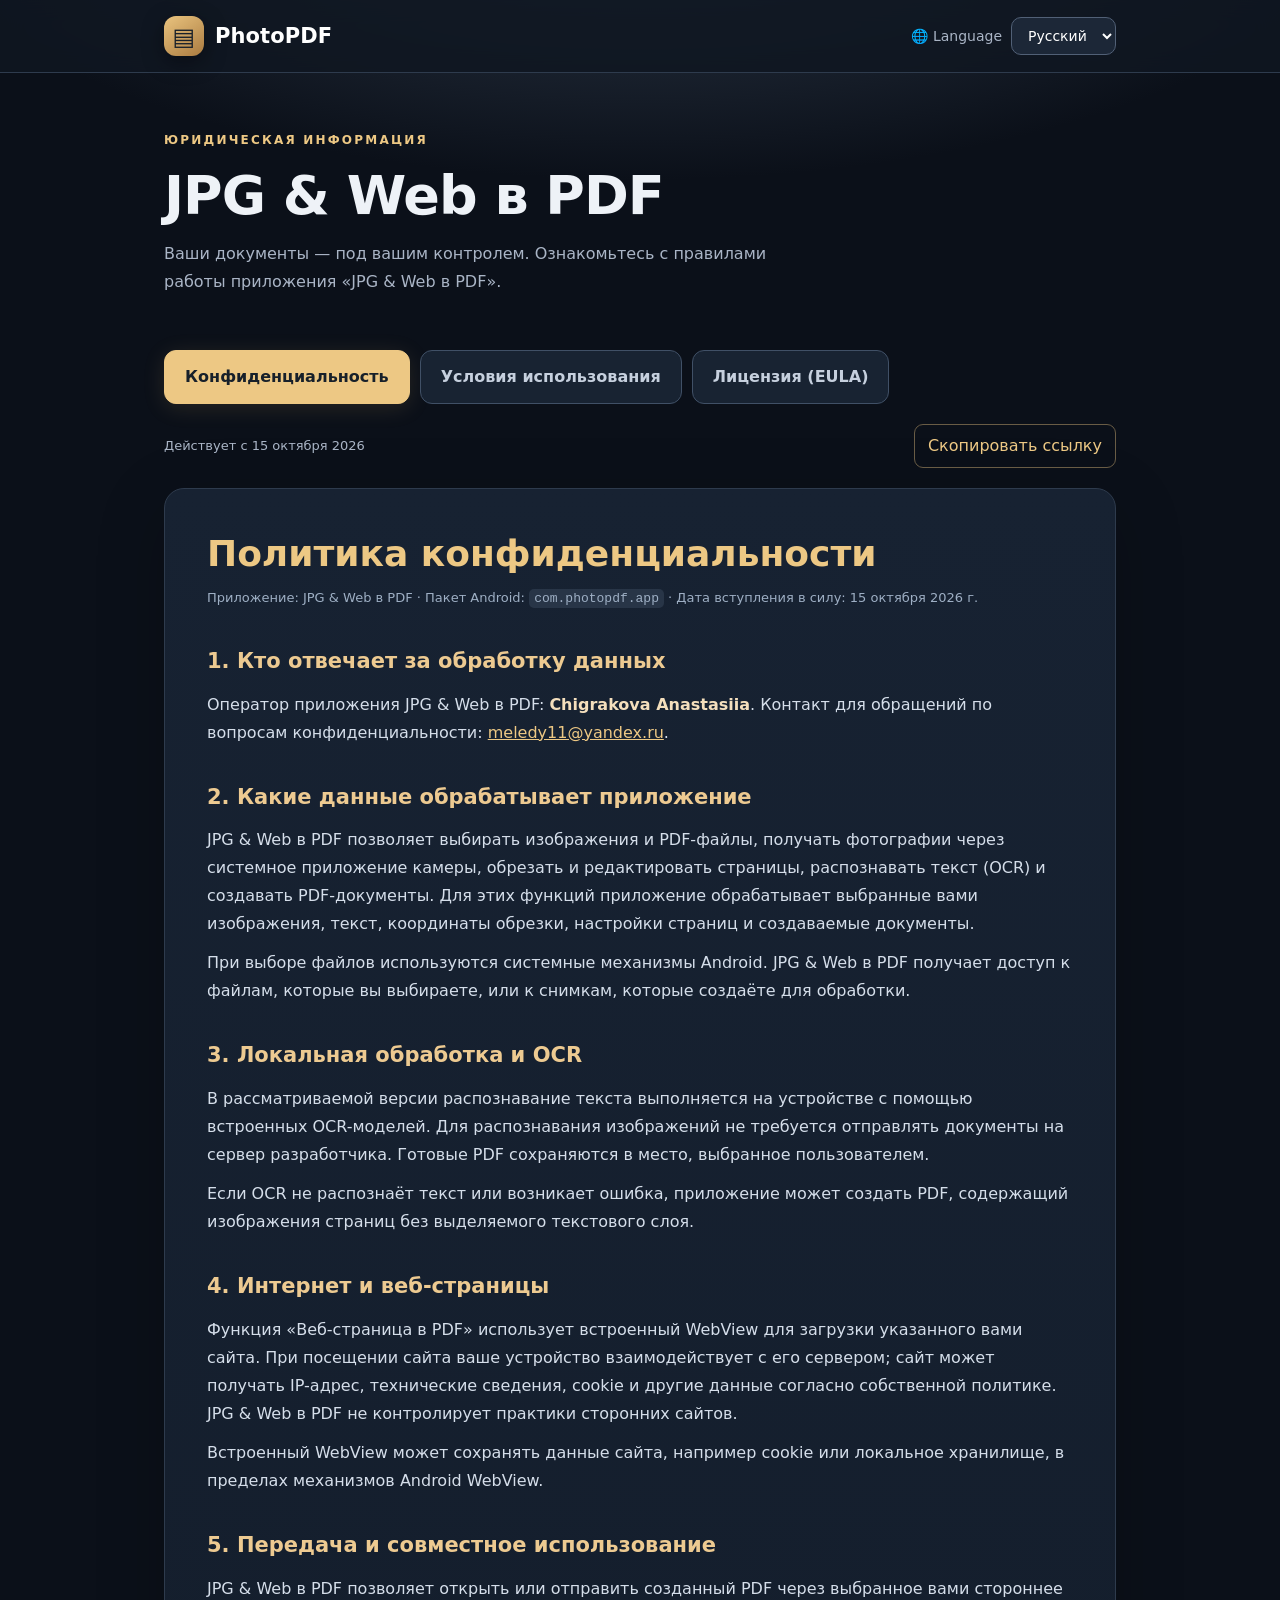
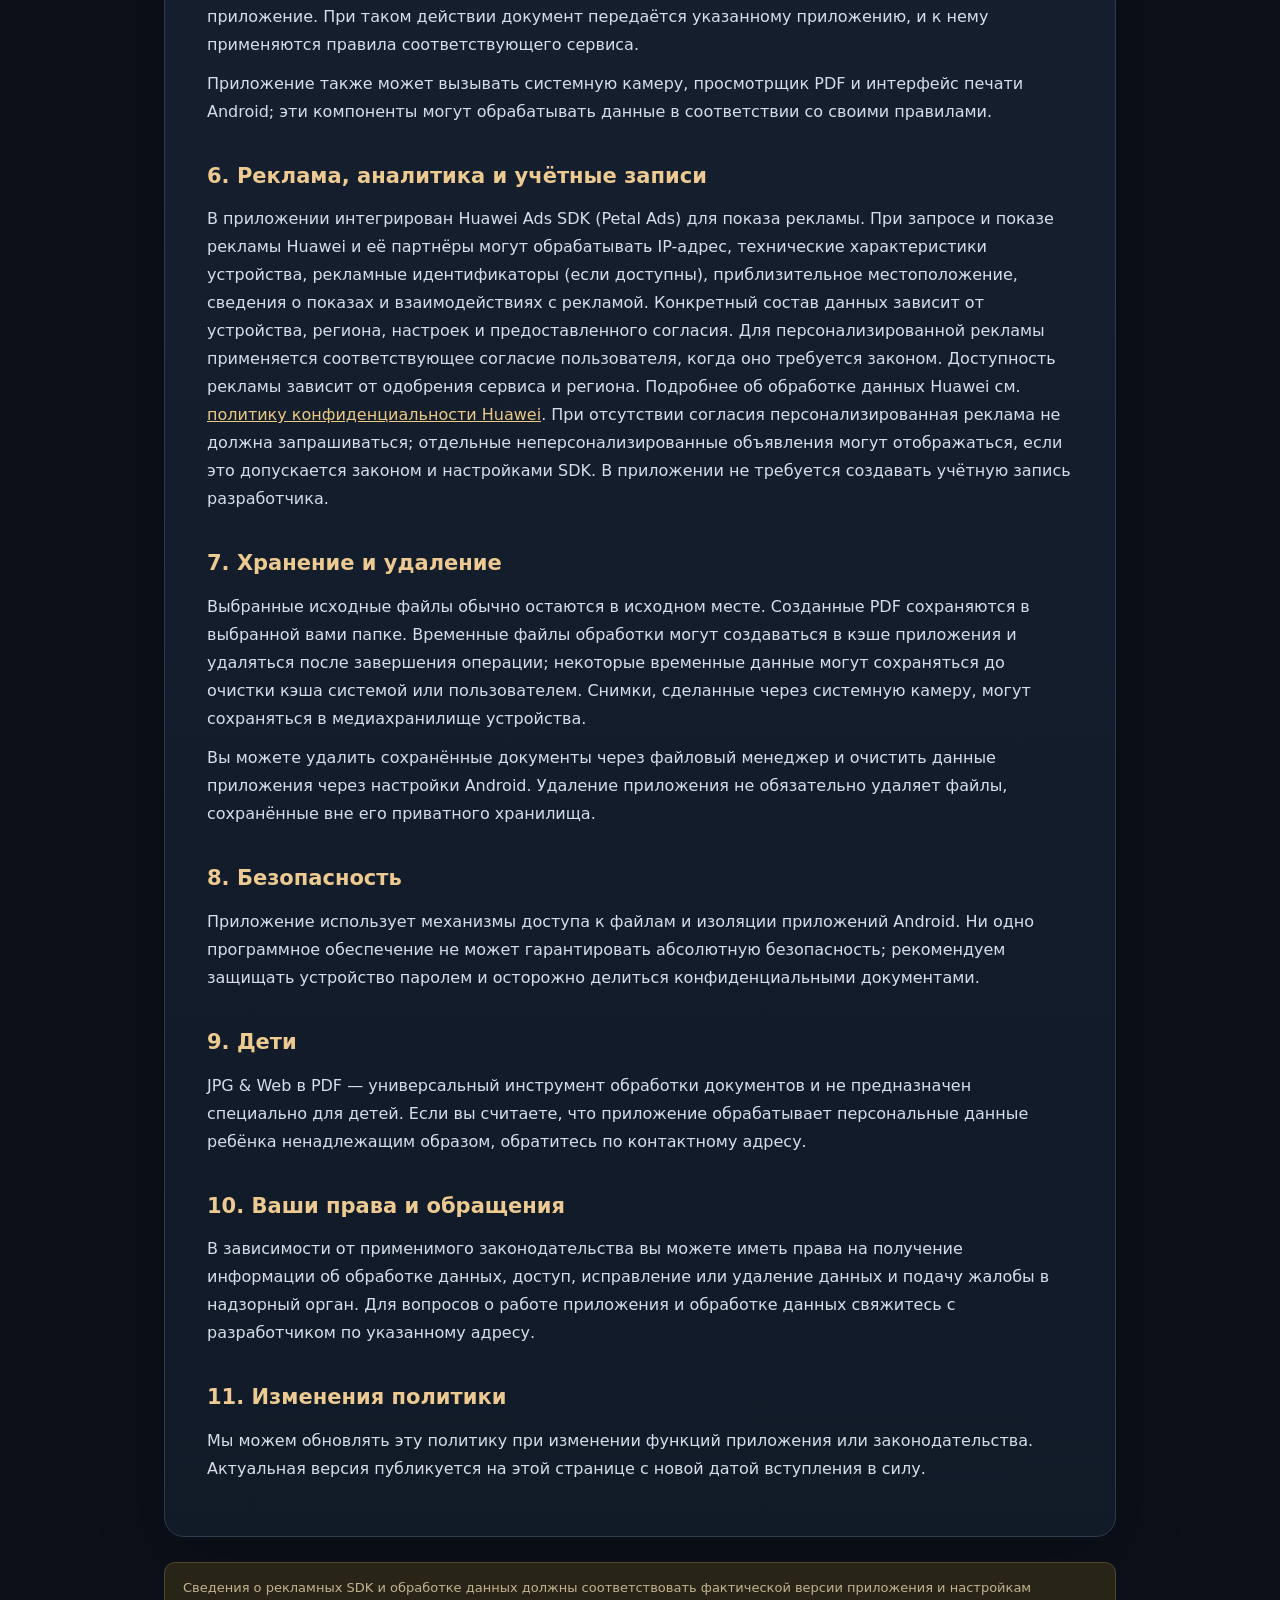
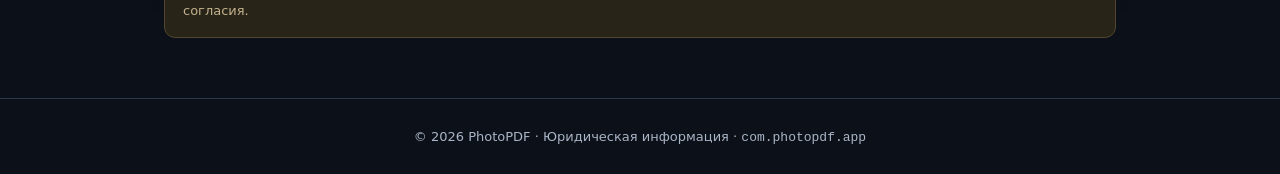
<file: index.html>
<!doctype html>
<html lang="ru"><head><meta charset="utf-8"><meta name="viewport" content="width=device-width,initial-scale=1">
<meta name="theme-color" content="#101722"><meta name="description" content="PhotoPDF — Privacy Policy, Terms of Use and EULA in Russian, English and Chinese">
<title>PhotoPDF — Legal / Юридическая информация / 法律信息</title><style>@import url('');:root{color-scheme:dark;--bg:#0b1019;--surface:#141d2a;--surface2:#192536;--line:#2e3b4d;--gold:#edc884;--muted:#aab5c6;--ink:#eef2f7}*{box-sizing:border-box}html{scroll-behavior:smooth}body{margin:0;background:radial-gradient(ellipse 80% 440px at 50% -150px,#334052 0%,transparent 75%),var(--bg);color:var(--ink);font:16px/1.75 system-ui,-apple-system,"Segoe UI",Arial,"Noto Sans SC",sans-serif}button,select{font:inherit}button{cursor:pointer}a{color:var(--gold)}.shell{max-width:1000px;margin:auto;padding:0 24px}.top{border-bottom:1px solid var(--line);background:#101722d9;position:sticky;top:0;z-index:10;backdrop-filter:blur(12px)}.top-inner{min-height:72px;display:flex;align-items:center;justify-content:space-between;gap:15px}.logo{display:flex;align-items:center;gap:11px;text-decoration:none;color:#fff;font-weight:800;font-size:21px;letter-spacing:.1px}.mark{display:grid;place-items:center;width:40px;height:40px;border-radius:12px;background:linear-gradient(145deg,#eac47f,#aa7b40);color:#18202a;font-size:24px;box-shadow:0 6px 22px #0006}.langwrap{display:flex;align-items:center;gap:9px;color:var(--muted);font-size:14px}select{border:1px solid #516076;border-radius:10px;background:#1c2737;color:white;padding:9px 12px;max-width:150px}.hero{padding:57px 0 28px}.eyebrow{color:var(--gold);text-transform:uppercase;font-size:12px;letter-spacing:2.2px;font-weight:750}.hero h1{font-size:clamp(32px,6vw,54px);line-height:1.15;margin:14px 0 13px;letter-spacing:-1px}.hero p{max-width:650px;color:var(--muted);margin:0}.tabs{display:flex;gap:10px;flex-wrap:wrap;margin:26px 0 20px}.tab{border:1px solid #405066;background:#182332;color:#c6d0de;border-radius:12px;padding:12px 20px;font-weight:650;transition:background .15s}.tab[aria-selected=true]{background:var(--gold);border-color:var(--gold);color:#17202a;box-shadow:0 4px 22px #d3a96024}.card{border:1px solid var(--line);background:linear-gradient(180deg,#172232,#111a27);border-radius:20px;padding:clamp(22px,5vw,42px);box-shadow:0 18px 70px #0003;min-height:440px}.document h1{font-size:clamp(26px,4vw,36px);color:var(--gold);margin:0 0 8px;line-height:1.25}.document h2{font-size:21px;color:#edca91;margin:32px 0 9px}.document h3{color:var(--gold)}.document p,.document li{color:#d5deea}.document p{margin:11px 0}.document .meta{color:#9eafc4;font-size:13px}.document .note{border-left:3px solid var(--gold);background:#202c3a;border-radius:6px;padding:13px 17px;margin:24px 0}.document strong{color:#f4dfbd}.document code{background:#283547;border-radius:5px;padding:2px 5px;overflow-wrap:anywhere}.toolbar{display:flex;align-items:center;justify-content:space-between;gap:12px;flex-wrap:wrap;margin:15px 0 20px}.muted{color:var(--muted);font-size:13px}.copy{background:transparent;color:var(--gold);border:1px solid #695c45;border-radius:9px;padding:7px 13px}.warning{font-size:13px;color:#c4b28f;background:#282518;border:1px solid #51462f;border-radius:11px;padding:14px 18px;margin:25px 0}.footer{border-top:1px solid var(--line);color:var(--muted);padding:27px 0;margin-top:60px;text-align:center;font-size:13px}#content:focus{outline:none}@media(max-width:600px){.shell{padding:0 16px}.hero{padding:34px 0 12px}.top-inner{min-height:64px}.logo{font-size:19px}.card{border-radius:15px}.tab{flex:1;padding:11px 8px;font-size:14px}.toolbar{align-items:flex-start}.langwrap span{display:none}}</style></head>
<body>
<header class="top"><div class="shell top-inner"><a href="index.html" class="logo" aria-label="PhotoPDF"><span class="mark" aria-hidden="true">▤</span> PhotoPDF</a><label class="langwrap"><span>🌐 Language</span><select id="language" aria-label="Language"><option value="ru">Русский</option><option value="en">English</option><option value="zh">简体中文</option></select></label></div></header>
<main class="shell">
<section class="hero"><div class="eyebrow" id="subtitle">Юридическая информация</div><h1 id="appTitle">JPG & Web в PDF</h1><p id="intro"></p></section>
<nav class="tabs" aria-label="Legal documents" role="tablist"><button class="tab" id="privacy-tab" role="tab" aria-controls="content" aria-selected="true" type="button" data-doc="privacy"></button><button class="tab" id="terms-tab" role="tab" aria-controls="content" aria-selected="false" type="button" data-doc="terms"></button><button class="tab" id="eula-tab" role="tab" aria-controls="content" aria-selected="false" type="button" data-doc="eula"></button></nav>
<div class="toolbar"><span class="muted" id="version"></span><button class="copy" id="copy" type="button"></button></div>
<article class="card document" id="content" role="tabpanel" tabindex="-1" aria-labelledby="privacy-tab"></article>
<p class="warning" id="warning"></p>
</main><footer class="footer">© 2026 PhotoPDF · <span id="footerText">Legal documents</span> · <code>com.photopdf.app</code></footer>
<script>
const CONTENT={"ru-privacy":"<main><h1>Политика конфиденциальности<\/h1><p class=\"meta\">Приложение: JPG & Web в PDF · Пакет Android: <code>com.photopdf.app<\/code> · Дата вступления в силу: 15 октября 2026 г.<\/p>\n<h2>1. Кто отвечает за обработку данных<\/h2><p>Оператор приложения JPG & Web в PDF: <strong>Chigrakova Anastasiia<\/strong>. Контакт для обращений по вопросам конфиденциальности: <a href=\"mailto:meledy11@yandex.ru\">meledy11@yandex.ru<\/a>.<\/p>\n<h2>2. Какие данные обрабатывает приложение<\/h2><p>JPG & Web в PDF позволяет выбирать изображения и PDF-файлы, получать фотографии через системное приложение камеры, обрезать и редактировать страницы, распознавать текст (OCR) и создавать PDF-документы. Для этих функций приложение обрабатывает выбранные вами изображения, текст, координаты обрезки, настройки страниц и создаваемые документы.<\/p><p>При выборе файлов используются системные механизмы Android. JPG & Web в PDF получает доступ к файлам, которые вы выбираете, или к снимкам, которые создаёте для обработки.<\/p>\n<h2>3. Локальная обработка и OCR<\/h2><p>В рассматриваемой версии распознавание текста выполняется на устройстве с помощью встроенных OCR-моделей. Для распознавания изображений не требуется отправлять документы на сервер разработчика. Готовые PDF сохраняются в место, выбранное пользователем.<\/p><p>Если OCR не распознаёт текст или возникает ошибка, приложение может создать PDF, содержащий изображения страниц без выделяемого текстового слоя.<\/p>\n<h2>4. Интернет и веб-страницы<\/h2><p>Функция «Веб-страница в PDF» использует встроенный WebView для загрузки указанного вами сайта. При посещении сайта ваше устройство взаимодействует с его сервером; сайт может получать IP-адрес, технические сведения, cookie и другие данные согласно собственной политике. JPG & Web в PDF не контролирует практики сторонних сайтов.<\/p><p>Встроенный WebView может сохранять данные сайта, например cookie или локальное хранилище, в пределах механизмов Android WebView.<\/p>\n<h2>5. Передача и совместное использование<\/h2><p>JPG & Web в PDF позволяет открыть или отправить созданный PDF через выбранное вами стороннее приложение. При таком действии документ передаётся указанному приложению, и к нему применяются правила соответствующего сервиса.<\/p><p>Приложение также может вызывать системную камеру, просмотрщик PDF и интерфейс печати Android; эти компоненты могут обрабатывать данные в соответствии со своими правилами.<\/p>\n<h2>6. Реклама, аналитика и учётные записи<\/h2><p>В приложении интегрирован Huawei Ads SDK (Petal Ads) для показа рекламы. При запросе и показе рекламы Huawei и её партнёры могут обрабатывать IP-адрес, технические характеристики устройства, рекламные идентификаторы (если доступны), приблизительное местоположение, сведения о показах и взаимодействиях с рекламой. Конкретный состав данных зависит от устройства, региона, настроек и предоставленного согласия. Для персонализированной рекламы применяется соответствующее согласие пользователя, когда оно требуется законом. Доступность рекламы зависит от одобрения сервиса и региона. Подробнее об обработке данных Huawei см. <a href=\"https://consumer.huawei.com/en/privacy/privacy-policy/\" rel=\"noopener noreferrer\" target=\"_blank\">политику конфиденциальности Huawei<\/a>. При отсутствии согласия персонализированная реклама не должна запрашиваться; отдельные неперсонализированные объявления могут отображаться, если это допускается законом и настройками SDK. В приложении не требуется создавать учётную запись разработчика.<\/p>\n<h2>7. Хранение и удаление<\/h2><p>Выбранные исходные файлы обычно остаются в исходном месте. Созданные PDF сохраняются в выбранной вами папке. Временные файлы обработки могут создаваться в кэше приложения и удаляться после завершения операции; некоторые временные данные могут сохраняться до очистки кэша системой или пользователем. Снимки, сделанные через системную камеру, могут сохраняться в медиахранилище устройства.<\/p><p>Вы можете удалить сохранённые документы через файловый менеджер и очистить данные приложения через настройки Android. Удаление приложения не обязательно удаляет файлы, сохранённые вне его приватного хранилища.<\/p>\n<h2>8. Безопасность<\/h2><p>Приложение использует механизмы доступа к файлам и изоляции приложений Android. Ни одно программное обеспечение не может гарантировать абсолютную безопасность; рекомендуем защищать устройство паролем и осторожно делиться конфиденциальными документами.<\/p>\n<h2>9. Дети<\/h2><p>JPG & Web в PDF — универсальный инструмент обработки документов и не предназначен специально для детей. Если вы считаете, что приложение обрабатывает персональные данные ребёнка ненадлежащим образом, обратитесь по контактному адресу.<\/p>\n<h2>10. Ваши права и обращения<\/h2><p>В зависимости от применимого законодательства вы можете иметь права на получение информации об обработке данных, доступ, исправление или удаление данных и подачу жалобы в надзорный орган. Для вопросов о работе приложения и обработке данных свяжитесь с разработчиком по указанному адресу.<\/p>\n<h2>11. Изменения политики<\/h2><p>Мы можем обновлять эту политику при изменении функций приложения или законодательства. Актуальная версия публикуется на этой странице с новой датой вступления в силу.<\/p><\/main>","ru-terms":"<main><h1>Условия использования<\/h1><p class=\"meta\">Приложение: JPG & Web в PDF · Дата вступления в силу: 15 октября 2026 г.<\/p>\n<h2>1. Принятие условий<\/h2><p>Устанавливая и используя JPG & Web в PDF, вы соглашаетесь с настоящими условиями в той мере, в какой это допускается применимым законодательством. Если вы не согласны, прекратите использование приложения.<\/p>\n<h2>2. Назначение приложения<\/h2><p>JPG & Web в PDF предназначен для преобразования изображений в PDF, сканирования и обрезки документов, коррекции страниц, распознавания текста, а также создания PDF из веб-страниц с помощью возможностей Android. Наличие и качество отдельных функций зависит от версии приложения, устройства и исходных материалов.<\/p>\n<h2>3. Ваши файлы и права<\/h2><p>Вы сохраняете права на свои изображения, документы и создаваемые материалы. Вы обязуетесь использовать только материалы, на обработку которых у вас есть необходимые права и разрешения. Разработчик не приобретает права собственности на содержимое ваших документов вследствие их обработки в приложении.<\/p>\n<h2>4. OCR и точность документов<\/h2><p>Распознавание текста может допускать ошибки, пропускать символы и некорректно определять расположение текста. В некоторых случаях PDF будет содержать только изображения, без возможности выделять текст. Проверяйте важные документы перед отправкой, печатью или использованием в юридических, медицинских, финансовых и иных значимых целях.<\/p>\n<h2>5. Веб-сайты и сторонние сервисы<\/h2><p>При использовании функции преобразования веб-страницы вы несёте ответственность за соблюдение правил посещаемого сайта и авторских прав. Внешние сайты, системные приложения камеры, печати, просмотра и обмена файлами регулируются собственными условиями и политиками.<\/p>\n<h2>6. Допустимое использование<\/h2><p>Запрещается использовать приложение для действий, нарушающих закон, права третьих лиц или безопасность информационных систем. Не используйте приложение для несанкционированного получения или распространения чужих документов.<\/p>\n<h2>7. Доступность и обновления<\/h2><p>Разработчик может изменять, улучшать или прекращать отдельные функции. Работа приложения может зависеть от версии Android, системных компонентов и доступности внешних сайтов.<\/p>\n<h2>8. Отказ от гарантий<\/h2><p>В пределах, допускаемых законом, приложение предоставляется «как есть». Разработчик не гарантирует безошибочную работу OCR, абсолютную точность определения границ документа или совместимость каждого созданного PDF со всеми сторонними программами. Обязательные права потребителя, предусмотренные законом, сохраняются.<\/p>\n<h2>9. Ограничение ответственности<\/h2><p>В пределах, допускаемых применимым законодательством, разработчик не отвечает за косвенные убытки, возникшие вследствие ошибок распознавания, повреждения исходных данных, сбоев устройства или использования сторонних сервисов. Это положение не исключает ответственность, которую нельзя ограничить законом.<\/p>\n<h2>10. Применимое законодательство<\/h2><p>К настоящим условиям применяется законодательство, применимое к разработчику и пользователю с учётом обязательных норм о защите прав потребителей. Споры решаются в соответствии с применимым законодательством.<\/p>\n<h2>11. Контакты и изменения<\/h2><p>Разработчик: <strong>Chigrakova Anastasiia<\/strong>. Контакт: <a href=\"mailto:meledy11@yandex.ru\">meledy11@yandex.ru<\/a>. При изменении условий обновлённая редакция и дата её вступления в силу будут размещены на этой странице.<\/p><\/main>","en-privacy":"<main><h1>Privacy Policy<\/h1><p class=\"meta\">App: Photo &amp; Web to PDF · Android package: <code>com.photopdf.app<\/code> · Effective date: October 15, 2026<\/p>\n<h2>1. Controller and contact<\/h2><p>App developer/controller: <strong>Chigrakova Anastasiia<\/strong>. Privacy contact: <a href=\"mailto:meledy11@yandex.ru\">meledy11@yandex.ru<\/a>.<\/p>\n<h2>2. Information processed<\/h2><p>Photo &amp; Web to PDF processes images, documents, recognized text, crop coordinates and page settings that you choose to use for scanning, editing, OCR and PDF creation. Android system file pickers and camera intents are used to access user-selected content.<\/p>\n<h2>3. On-device OCR<\/h2><p>In the reviewed Stage 20 source code, OCR runs on the device using bundled language data. Document images do not need to be uploaded to a developer server for OCR. PDF files are saved to locations selected by the user. If OCR fails, the app may create image-only PDFs without selectable text.<\/p>\n<h2>4. Websites and internet access<\/h2><p>The web-to-PDF feature uses Android WebView to load websites you choose. Websites may receive your IP address, device/browser information and cookies and may use their own tracking technologies. Third-party sites are governed by their own privacy policies. WebView may retain cookies or site storage through Android's WebView mechanisms.<\/p>\n<h2>5. Sharing and third parties<\/h2><p>When you share, print or open a document using another app, the content is provided to the app or service you select. System camera, printing and PDF viewing components may also process content under their own terms.<\/p>\n<h2>6. Ads, analytics and accounts<\/h2><p>The app integrates Huawei Ads SDK (Petal Ads) for advertising. When ads are requested or displayed, Huawei and its partners may process IP addresses, device technical characteristics, advertising identifiers (where available), approximate location, and ad impression and interaction information. The precise data depends on device, region, settings, and consent. Consent is obtained for personalized advertising where required by law. Ad availability depends on service approval and region. For more information, see the <a href=\"https://consumer.huawei.com/en/privacy/privacy-policy/\" rel=\"noopener noreferrer\" target=\"_blank\">Huawei Privacy Policy<\/a>. Personalized ads should not be requested without required consent; non-personalized ads may still appear where permitted by law and SDK settings. No developer-operated account registration is required.<\/p>\n<h2>7. Retention and deletion<\/h2><p>Original files normally remain in their original locations. Exported PDFs are saved where you choose. Temporary processing files may be stored in app cache and deleted after processing or when cache is cleared. Photos captured through the system camera may remain in device media storage. Uninstalling the app may not delete files saved outside private app storage.<\/p>\n<h2>8. Security and children<\/h2><p>Photo &amp; Web to PDF relies on Android file-access and app-isolation mechanisms. No software can guarantee perfect security. The app is not specifically directed to children.<\/p>\n<h2>9. Your rights<\/h2><p>Depending on applicable law, you may have rights to access, correct or delete personal information and to contact a regulator. Contact the developer using the email above with privacy questions.<\/p>\n<h2>10. Updates<\/h2><p>This policy may change as the app or legal requirements change. The current version and its effective date will be published here.<\/p><\/main>","en-terms":"<main><h1>Terms of Use<\/h1><p class=\"meta\">App: Photo &amp; Web to PDF · Effective date: October 15, 2026<\/p>\n<h2>1. Acceptance<\/h2><p>By installing or using Photo &amp; Web to PDF, you agree to these terms to the extent permitted by applicable law. If you disagree, stop using the app.<\/p>\n<h2>2. Service<\/h2><p>Photo &amp; Web to PDF provides image-to-PDF conversion, document cropping and adjustment, OCR, and web-to-PDF functionality using Android features. Availability and quality depend on the app version, device and source material.<\/p>\n<h2>3. Your content<\/h2><p>You retain ownership of your documents and images. You are responsible for having the necessary rights to process or share them. The developer does not obtain ownership of your documents merely because you process them in the app.<\/p>\n<h2>4. OCR accuracy<\/h2><p>OCR may misrecognize, omit or misplace text. Some generated PDFs may be image-only, with no selectable text. Check important files before relying on them for legal, medical, financial or other consequential purposes.<\/p>\n<h2>5. Third-party services<\/h2><p>You are responsible for complying with the rules and copyrights of websites converted to PDF. Websites and third-party camera, print, viewer and sharing apps have their own terms and policies.<\/p>\n<h2>6. Acceptable use<\/h2><p>Do not use the app unlawfully, infringe others' rights, or process and distribute documents without authorization.<\/p>\n<h2>7. Changes and availability<\/h2><p>Features may be modified or discontinued. Compatibility may depend on Android versions, system components and third-party websites.<\/p>\n<h2>8. Disclaimer<\/h2><p>To the extent allowed by law, the app is provided “as is” without guarantees of error-free OCR, perfect edge detection or compatibility with every PDF reader. Mandatory consumer rights remain unaffected.<\/p>\n<h2>9. Liability<\/h2><p>To the extent permitted by applicable law, the developer is not liable for indirect losses from recognition errors, device failures, data damage or third-party services. Liability that cannot legally be excluded remains unaffected.<\/p>\n<h2>10. Governing law<\/h2><p>Applicable law, including mandatory consumer protections, governs these terms and related disputes.<\/p>\n<h2>11. Contact and changes<\/h2><p>Developer: <strong>Chigrakova Anastasiia<\/strong>. Email: <a href=\"mailto:meledy11@yandex.ru\">meledy11@yandex.ru<\/a>. Updated terms and their effective date will be posted here.<\/p><\/main>","zh-privacy":"<main><h1>隐私政策<\/h1><p class=\"meta\">应用：图片和网页转PDF · Android 应用包名：<code>com.photopdf.app<\/code> · 生效日期：2026年10月15日<\/p>\n<h2>1. 开发者及联系方式<\/h2><p>图片和网页转PDF 应用的开发者及个人信息处理责任方：<strong>Chigrakova Anastasiia<\/strong>。隐私问题请联系：<a href=\"mailto:meledy11@yandex.ru\">meledy11@yandex.ru<\/a>。<\/p>\n<h2>2. 应用处理哪些信息<\/h2><p>图片和网页转PDF 可将照片和图片转换为 PDF、扫描文档、裁剪及校正页面、识别文字（OCR），并生成 PDF 文件。为了提供这些功能，应用会在设备上处理您选择的图片、文档、识别出的文字、裁剪坐标和页面设置。<\/p><p>应用通过 Android 系统文件选择器或相机功能访问您主动选择或拍摄的内容。<\/p>\n<h2>3. 本地处理与 OCR<\/h2><p>在所审查的 Stage 20 源代码版本中，OCR 使用随应用提供的语言模型在设备本地运行，无需将文档图片上传至开发者服务器进行文字识别。生成的 PDF 保存到您选择的位置。<\/p><p>如果文字识别失败或出现错误，应用可能生成仅包含页面图片的 PDF；此类 PDF 中的文字可能无法直接选择或复制。<\/p>\n<h2>4. 网络及网页转 PDF<\/h2><p>“网页转 PDF”功能通过 Android WebView 加载您指定的网站。访问第三方网站时，该网站可能接收您的 IP 地址、浏览器及设备技术信息、Cookie 等数据，并按照其自身的隐私政策进行处理。图片和网页转PDF 无法控制第三方网站的数据处理方式。<\/p><p>Android WebView 可能依据系统机制保存 Cookie 或网站本地存储数据。<\/p>\n<h2>5. 文件分享及第三方应用<\/h2><p>如果您选择使用其他应用打开、打印或分享生成的 PDF，相关文档会提供给您所选择的应用或服务。系统相机、打印组件和 PDF 阅读器也可能依据其各自的规则处理相关内容。<\/p>\n<h2>6. 广告、分析及账户<\/h2><p>本应用集成 Huawei Ads SDK（Petal Ads）以展示广告。请求或展示广告时，华为及其合作伙伴可能处理 IP 地址、设备技术信息、可用的广告标识符、大致位置信息，以及广告展示和互动记录。实际处理的数据取决于设备、地区、设置和用户同意情况。法律要求时，个性化广告须取得相应同意。广告能否展示还取决于服务审核和所在地区。详情请参阅<a href=\"https://consumer.huawei.com/en/privacy/privacy-policy/\" rel=\"noopener noreferrer\" target=\"_blank\">华为隐私政策<\/a>。未取得所需同意时，不应请求个性化广告；在法律和 SDK 设置允许的情况下，仍可能展示非个性化广告。本应用无需注册开发者运营的账户。<\/p>\n<h2>7. 保存期限及删除方式<\/h2><p>原始图片和文档通常保留在其原有位置；导出的 PDF 保存在您选择的文件夹。处理过程中可能在应用缓存中生成临时文件，这些文件可在处理完成后删除，或在清除缓存时由系统或用户删除。通过系统相机拍摄的照片可能保留在设备媒体存储中。<\/p><p>您可以使用文件管理器删除已导出的文档，也可以在 Android 设置中清除应用数据。卸载应用不一定会删除保存在应用私有存储空间之外的文件。<\/p>\n<h2>8. 安全措施<\/h2><p>图片和网页转PDF 使用 Android 提供的文件访问及应用隔离机制。任何软件都无法保证绝对安全；建议您为设备设置锁屏保护，并谨慎分享敏感文档。<\/p>\n<h2>9. 儿童隐私<\/h2><p>图片和网页转PDF 是通用文档处理工具，并非专门面向儿童设计。如您对儿童个人信息处理有疑问，请通过上述邮箱联系开发者。<\/p>\n<h2>10. 您的权利<\/h2><p>根据适用法律，您可能享有了解、访问、更正、删除个人信息及向监管机构投诉等权利。如需咨询，请联系上述邮箱。<\/p>\n<h2>11. 政策更新<\/h2><p>应用功能或法律要求发生变化时，我们可能更新本政策。最新版本及生效日期将在本页面公布。<\/p><\/main>","zh-terms":"<main><h1>使用条款<\/h1><p class=\"meta\">应用：图片和网页转PDF · 生效日期：2026年10月15日<\/p>\n<h2>1. 接受条款<\/h2><p>在适用法律允许的范围内，安装或使用 图片和网页转PDF 即表示您同意本使用条款。如不同意，请停止使用本应用。<\/p>\n<h2>2. 应用功能<\/h2><p>图片和网页转PDF 提供图片转 PDF、文档扫描与裁剪、页面调整、文字识别（OCR），以及通过 Android 功能将网页转换为 PDF 等工具。具体功能和效果可能因应用版本、设备及原始材料而异。<\/p>\n<h2>3. 您的文档及权利<\/h2><p>您保留对自己图片和文档的所有权利。您应确保拥有处理、复制或分享相关材料所需的权利和许可。开发者不会仅因您使用本应用处理文件而取得这些文件的所有权。<\/p>\n<h2>4. OCR 准确性<\/h2><p>文字识别可能出现错字、漏字或文字位置偏差。部分生成的 PDF 可能只包含图片，无法直接选择其中的文字。对于法律、医疗、财务或其他重要用途，请在使用、发送或打印前自行核对文件内容。<\/p>\n<h2>5. 第三方网站与服务<\/h2><p>使用网页转 PDF 功能时，您有责任遵守目标网站的使用规则和版权要求。第三方网站及相机、打印、阅读和分享应用可能适用其各自的条款与隐私政策。<\/p>\n<h2>6. 合理使用<\/h2><p>不得将本应用用于违法活动、侵犯他人权利或未经授权获取、处理及传播他人文档。<\/p>\n<h2>7. 功能调整与可用性<\/h2><p>开发者可能更新、改进或停止提供某些功能。应用兼容性可能受到 Android 版本、系统组件及第三方网站可用性的影响。<\/p>\n<h2>8. 免责声明<\/h2><p>在适用法律允许的范围内，本应用按“现状”提供。开发者不保证 OCR 完全准确、文档边缘检测始终正确，或生成的 PDF 与所有阅读器完全兼容。法律规定不得排除的消费者权利不受影响。<\/p>\n<h2>9. 责任限制<\/h2><p>在适用法律允许的范围内，开发者不对文字识别错误、设备故障、数据损坏或第三方服务引起的间接损失承担责任。法律禁止限制的责任不受本条影响。<\/p>\n<h2>10. 适用法律<\/h2><p>本条款及相关争议受适用法律约束，包括必须遵守的消费者保护规定。<\/p>\n<h2>11. 联系方式及条款变更<\/h2><p>开发者：<strong>Chigrakova Anastasiia<\/strong>。邮箱：<a href=\"mailto:meledy11@yandex.ru\">meledy11@yandex.ru<\/a>。条款更新时，修订内容及生效日期将在本页面公布。<\/p><\/main>","ru-eula":"<h1>Лицензионное соглашение с конечным пользователем (EULA)<\/h1><p class=\"meta\">JPG & Web в PDF · com.photopdf.app · Дата вступления в силу: 15 октября 2026 г.<\/p>\n<h2>1. Стороны и принятие соглашения<\/h2><p>Настоящее лицензионное соглашение («Соглашение») заключается между пользователем и разработчиком приложения JPG & Web в PDF — <strong>Chigrakova Anastasiia<\/strong> («Лицензиар»). Устанавливая или используя JPG & Web в PDF, вы принимаете Соглашение. Если вы не согласны, не устанавливайте и не используйте приложение.<\/p>\n<h2>2. Предоставление лицензии<\/h2><p>Лицензиар предоставляет вам ограниченную, неисключительную, непередаваемую, отзывную в случаях, предусмотренных настоящим Соглашением и законом, лицензию на установку и использование JPG & Web в PDF на совместимых устройствах Android в личных или внутренних деловых целях. Приложение лицензируется, а не продаётся. Обязательные права, предусмотренные законом, сохраняются.<\/p>\n<h2>3. Разрешённое использование<\/h2><p>Вы можете создавать и редактировать PDF из собственных или правомерно используемых фотографий, сканов и веб-страниц; использовать OCR и экспортировать результаты. Вы отвечаете за правомерность исходных материалов и соблюдение прав третьих лиц.<\/p>\n<h2>4. Ограничения<\/h2><p>В пределах, допускаемых законом, запрещается распространять модифицированные версии приложения от имени Лицензиара, обходить технические меры защиты, использовать приложение для незаконных действий или нарушать права третьих лиц. Действия, прямо разрешённые применимым законодательством или лицензиями сторонних компонентов, настоящим пунктом не ограничиваются.<\/p>\n<h2>5. Права на приложение и документы<\/h2><p>Права на JPG & Web в PDF, его оригинальный код, дизайн и обозначения принадлежат Лицензиару или соответствующим правообладателям. Права на документы, фотографии и тексты, которые вы обрабатываете, остаются у вас или их законных правообладателей. Лицензия на приложение не передаёт Лицензиару права собственности на ваши документы.<\/p>\n<h2>6. Сторонние компоненты<\/h2><p>В приложении могут использоваться сторонние компоненты, включая Tesseract4Android, PDFBox для Android и Huawei Ads SDK. Их лицензии и уведомления об авторских правах применяются отдельно. Полный перечень компонентов и лицензий необходимо сверить с фактической сборкой приложения.<\/p>\n<h2>7. Обработка данных и разрешения<\/h2><p>Для работы приложение может запрашивать доступ к выбранным изображениям и файлам, использовать системную камеру, средства сохранения, печати и обмена файлами. Обработка данных описана в <a href=\"#ru-privacy\">Политике конфиденциальности<\/a>. Пользователь самостоятельно выбирает документы для обработки и экспорта.<\/p>\n<h2>8. Точность OCR и ограничения функций<\/h2><p>Распознавание текста, автоматическое определение границ, выравнивание и формирование PDF могут давать ошибки. Отдельные PDF могут содержать только изображения без выделяемого текста. Перед использованием результатов в юридически или финансово значимых целях проверяйте их вручную.<\/p>\n<h2>9. Обновления и прекращение использования<\/h2><p>Лицензиар может выпускать обновления и изменять функции приложения. Вы можете прекратить использование в любой момент, удалив приложение. При существенном нарушении Соглашения право использования может быть прекращено в пределах, допускаемых законом; это не затрагивает законно сохранённые вами документы и обязательные права потребителя.<\/p>\n<h2>10. Гарантии и ответственность<\/h2><p>В пределах, допускаемых применимым законодательством, приложение предоставляется «как есть», без гарантии непрерывной или безошибочной работы. Лицензиар не несёт ответственности за косвенные убытки, возникшие вследствие ошибок распознавания, сбоев устройства или использования сторонних сервисов, в той мере, в какой такое ограничение допускается законом. Ничто в Соглашении не ограничивает права и ответственность, которые нельзя исключить законом.<\/p>\n<h2>11. Применимое право<\/h2><p>К Соглашению применяется законодательство, определяемое применимыми нормами международного частного права, с сохранением обязательных гарантий защиты прав потребителей по месту их проживания, когда они применимы.<\/p>\n<h2>12. Связь с разработчиком<\/h2><p><strong>Chigrakova Anastasiia<\/strong><br/>Электронная почта: <a href=\"mailto:meledy11@yandex.ru\">meledy11@yandex.ru<\/a>.<\/p><h2>13. Изменения соглашения<\/h2><p>Новая редакция Соглашения публикуется на этой странице с указанием даты вступления в силу. Существенные изменения применяются в соответствии с требованиями законодательства.<\/p>","en-eula":"<h1>End User License Agreement (EULA)<\/h1><p class=\"meta\">Photo &amp; Web to PDF · com.photopdf.app · Effective October 15, 2026<\/p>\n<h2>1. Parties and acceptance<\/h2><p>This End User License Agreement (“Agreement”) is between you and Photo &amp; Web to PDF developer <strong>Chigrakova Anastasiia<\/strong> (“Licensor”). By installing or using Photo &amp; Web to PDF, you accept this Agreement. If you do not agree, do not install or use the app.<\/p>\n<h2>2. License grant<\/h2><p>The Licensor grants you a limited, non-exclusive, non-transferable license, revocable as permitted by this Agreement and applicable law, to install and use Photo &amp; Web to PDF on compatible Android devices for personal or internal business purposes. The app is licensed, not sold. Mandatory statutory rights remain unaffected.<\/p>\n<h2>3. Permitted use<\/h2><p>You may create and edit PDFs from photographs, scans and web pages that you own or are otherwise entitled to use, run OCR and export results. You are responsible for your content and third-party rights.<\/p>\n<h2>4. Restrictions<\/h2><p>To the extent permitted by law, you must not distribute modified copies as though they were issued by the Licensor, circumvent technical protections, use the app unlawfully or infringe third-party rights. Nothing here restricts activities expressly permitted by applicable law or the licenses of third-party components.<\/p>\n<h2>5. Ownership<\/h2><p>Rights in Photo &amp; Web to PDF's original code, design and branding belong to the Licensor or relevant rights holders. You or the respective owners retain rights in your documents, images and text. Processing your content does not transfer ownership to the Licensor.<\/p>\n<h2>6. Third-party components<\/h2><p>The app may use third-party components including Tesseract4Android, PDFBox for Android, and Huawei Ads SDK. Their licenses and copyright notices apply separately. The full list of components and licenses must be checked against the actual release build.<\/p>\n<h2>7. Data and permissions<\/h2><p>The app may access files and images you select and invoke system camera, saving, printing and sharing features. Please see the <a href=\"#en-privacy\">Privacy Policy<\/a> for details.<\/p>\n<h2>8. OCR and output accuracy<\/h2><p>OCR, document edge detection, perspective correction and PDF generation may produce errors. Some PDFs may contain only images and no selectable text. Verify important outputs before relying on them.<\/p>\n<h2>9. Updates and termination<\/h2><p>The Licensor may update or modify app features. You may stop using the app and uninstall it at any time. Material violations may lead to termination of the license to the extent permitted by law, without affecting your lawfully retained documents or mandatory consumer rights.<\/p>\n<h2>10. Warranties and liability<\/h2><p>To the extent allowed by applicable law, the app is provided “as is,” without warranties of uninterrupted or error-free operation. The Licensor is not responsible for indirect losses from recognition errors, device failures or third-party services where such exclusions are lawful. Nothing limits rights or liabilities that cannot legally be excluded.<\/p>\n<h2>11. Governing law<\/h2><p>Applicable conflict-of-law rules determine the governing law, subject to mandatory consumer protections where applicable.<\/p>\n<h2>12. Contact<\/h2><p><strong>Chigrakova Anastasiia<\/strong><br/>Email: <a href=\"mailto:meledy11@yandex.ru\">meledy11@yandex.ru<\/a>.<\/p><h2>13. Changes<\/h2><p>Updated terms and their effective date will be posted here. Material changes will be implemented in accordance with applicable law.<\/p>","zh-eula":"<h1>最终用户许可协议（EULA）<\/h1><p class=\"meta\">图片和网页转PDF · com.photopdf.app · 生效日期：2026 年 10 月 15 日<\/p>\n<h2>1. 协议双方与接受<\/h2><p>本最终用户许可协议（以下简称“协议”）由您与 图片和网页转PDF 开发者 <strong>Chigrakova Anastasiia<\/strong>（以下简称“许可方”）订立。安装或使用 图片和网页转PDF 即表示您接受本协议。如果您不同意，请勿安装或使用本应用。<\/p>\n<h2>2. 许可授予<\/h2><p>许可方授予您一项有限、非独占、不可转让的许可，允许您在兼容的 Android 设备上出于个人或内部业务目的安装和使用 图片和网页转PDF。该许可可在本协议和适用法律允许的情况下撤销。本应用为许可使用，而非出售。法律规定的强制性权利不受影响。<\/p>\n<h2>3. 允许的用途<\/h2><p>您可以使用有权处理的照片、扫描件和网页创建或编辑 PDF，进行文字识别（OCR）并导出结果。您应确保所处理内容合法且不侵犯第三方权利。<\/p>\n<h2>4. 使用限制<\/h2><p>在法律允许的范围内，您不得以许可方名义传播修改后的应用版本、规避技术保护措施、将应用用于违法活动或侵犯第三方权利。本条不限制适用法律或第三方组件许可明确允许的行为。<\/p>\n<h2>5. 知识产权与用户内容<\/h2><p>图片和网页转PDF 原创代码、设计及品牌标识的权利属于许可方或相关权利人。您或相应权利人保留对文档、图像及文字的权利。使用本应用处理文件不会将文件所有权转移给许可方。<\/p>\n<h2>6. 第三方组件<\/h2><p>本应用可能使用 Tesseract4Android、Android 版 PDFBox 和 Huawei Ads SDK 等第三方组件。各组件的许可条款和版权声明分别适用。完整组件及许可清单应以实际发布版本为准。<\/p>\n<h2>7. 数据与权限<\/h2><p>本应用可能访问您选择的文件和图像，并调用系统相机、保存、打印及分享功能。有关数据处理的详细信息，请参阅<a href=\"#zh-privacy\">隐私政策<\/a>。<\/p>\n<h2>8. OCR 与输出准确性<\/h2><p>文字识别、文档边缘检测、透视校正及 PDF 生成可能出现错误。部分 PDF 可能仅包含图像而无法选中文字。对于重要文件，请在使用前自行核对。<\/p>\n<h2>9. 更新与终止<\/h2><p>许可方可能更新或调整应用功能。您可以随时停止使用并卸载应用。如发生重大违约，许可方可在法律允许的范围内终止许可，但不影响您合法保存的文档及法定消费者权利。<\/p>\n<h2>10. 保证与责任限制<\/h2><p>在适用法律允许的范围内，本应用按“现状”提供，不保证始终连续运行或完全无误。对于文字识别错误、设备故障或第三方服务导致的间接损失，许可方仅在法律允许的范围内限制责任。本条不排除依法不得排除的权利或责任。<\/p>\n<h2>11. 适用法律<\/h2><p>适用法律由相关法律冲突规则确定，并保留依法适用的强制性消费者保护。<\/p>\n<h2>12. 联系方式<\/h2><p><strong>Chigrakova Anastasiia<\/strong><br/>邮箱：<a href=\"mailto:meledy11@yandex.ru\">meledy11@yandex.ru<\/a>。<\/p>\n<h2>13. 协议变更<\/h2><p>更新后的协议及生效日期将在本页面公布。重大变更将依照适用法律实施。<\/p>"};
const TEXT={"ru": {"privacy": "Конфиденциальность", "terms": "Условия использования", "subtitle": "Юридическая информация", "intro": "Ваши документы — под вашим контролем. Ознакомьтесь с правилами работы приложения «JPG & Web в PDF».", "version": "Действует с 15 октября 2026", "copy": "Скопировать ссылку", "copied": "Ссылка скопирована", "menu": "Документы", "warning": "Сведения о рекламных SDK и обработке данных должны соответствовать фактической версии приложения и настройкам согласия.", "eula": "Лицензия (EULA)"}, "en": {"privacy": "Privacy Policy", "terms": "Terms of Use", "subtitle": "Legal information", "intro": "Your documents stay in your control. Learn how Photo & Web to PDF handles documents and the terms of use.", "version": "Effective October 15, 2026", "copy": "Copy link", "copied": "Link copied", "menu": "Documents", "warning": "Advertising and data processing disclosures must match the actual release build and consent settings.", "eula": "License (EULA)"}, "zh": {"privacy": "隐私政策", "terms": "使用条款", "subtitle": "法律信息", "intro": "您的文档由您掌控。了解图片和网页转PDF如何处理文档及相关使用条款。", "version": "2026 年 10 月 15 日生效", "copy": "复制链接", "copied": "链接已复制", "menu": "法律文件", "warning": "广告及数据处理说明应与实际发布版本及用户同意设置保持一致。", "eula": "许可协议 (EULA)"}};
const select=document.getElementById('language');
const buttons=[...document.querySelectorAll('[data-doc]')];
let state={lang:'ru',doc:'privacy'};
function fromHash(){
  const match=location.hash.match(/^#(ru|en|zh)-(privacy|terms|eula)$/);
  if(match)return {lang:match[1],doc:match[2]};
  return null;
}
function render(push=false){
  const t=TEXT[state.lang];
  document.documentElement.lang=state.lang==='zh'?'zh-CN':state.lang;
  select.value=state.lang;
  document.getElementById('subtitle').textContent=t.subtitle;
document.getElementById('appTitle').textContent={
  ru:'JPG & Web в PDF',
  en:'Photo & Web to PDF',
  zh:'图片和网页转PDF'
}[state.lang];
document.getElementById('appTitle').textContent={
  ru:'JPG & Web в PDF',
  en:'Photo & Web to PDF',
  zh:'图片和网页转PDF'
}[state.lang];
  document.getElementById('intro').textContent=t.intro;
  document.getElementById('version').textContent=t.version;
  document.getElementById('copy').textContent=t.copy;
  document.getElementById('warning').textContent=t.warning;
  document.getElementById('footerText').textContent=t.subtitle;
  for(const b of buttons){
    b.textContent=t[b.dataset.doc];
    b.setAttribute('aria-selected',String(b.dataset.doc===state.doc));
    b.tabIndex=b.dataset.doc===state.doc?0:-1;
  }
  const panel=document.getElementById('content');
  panel.innerHTML=CONTENT[state.lang+'-'+state.doc];
  panel.setAttribute('aria-labelledby',state.doc+'-tab');
  document.title=t[state.doc]+' | '+({ru:'JPG & Web в PDF',en:'Photo & Web to PDF',zh:'图片和网页转PDF'}[state.lang]);
  const hash='#'+state.lang+'-'+state.doc;
  if(location.hash!==hash){
    if(push)history.pushState(null,'',hash);
    else history.replaceState(null,'',hash);
  }
  try{localStorage.setItem('photopdf-legal-lang',state.lang);}catch(e){}
}
function switchTo(doc,lang){
  const changed=state.doc!==doc||state.lang!==lang;
  state={doc,lang};
  render(changed);
}
buttons.forEach(b=>b.addEventListener('click',()=>switchTo(b.dataset.doc,state.lang)));
select.addEventListener('change',e=>switchTo(state.doc,e.target.value));
window.addEventListener('hashchange',()=>{const s=fromHash();if(s){state=s;render();}});
window.addEventListener('popstate',()=>{const s=fromHash();if(s){state=s;render();}});
document.getElementById('copy').addEventListener('click',async()=>{
  try{
    await navigator.clipboard.writeText(location.href);
    const b=document.getElementById('copy');b.textContent=TEXT[state.lang].copied;
    b.blur();
  }catch(e){window.prompt('Copy URL',location.href);}
});
let stored='ru';try{stored=localStorage.getItem('photopdf-legal-lang')||'ru';}catch(e){}
state=fromHash()||{lang:TEXT[stored]?stored:'ru',doc:'privacy'};
render();
</script></body></html>
</file>
